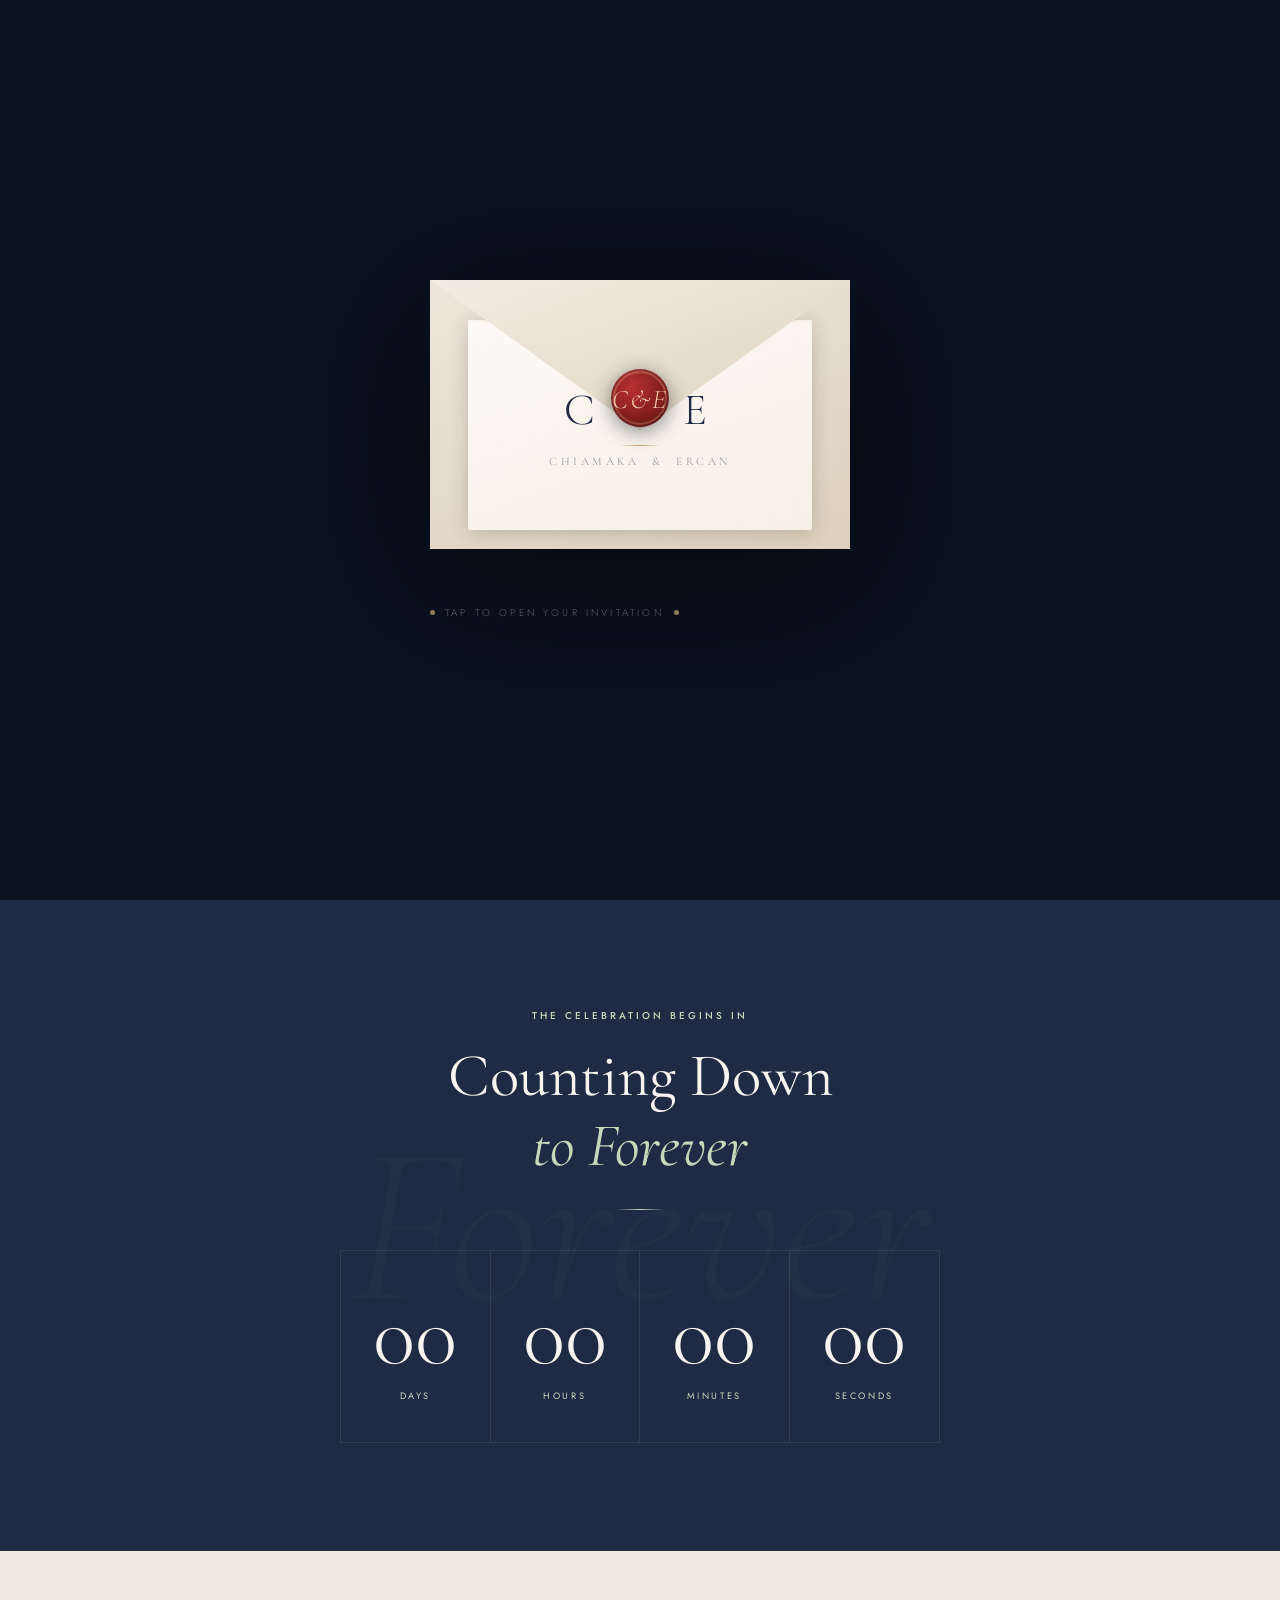
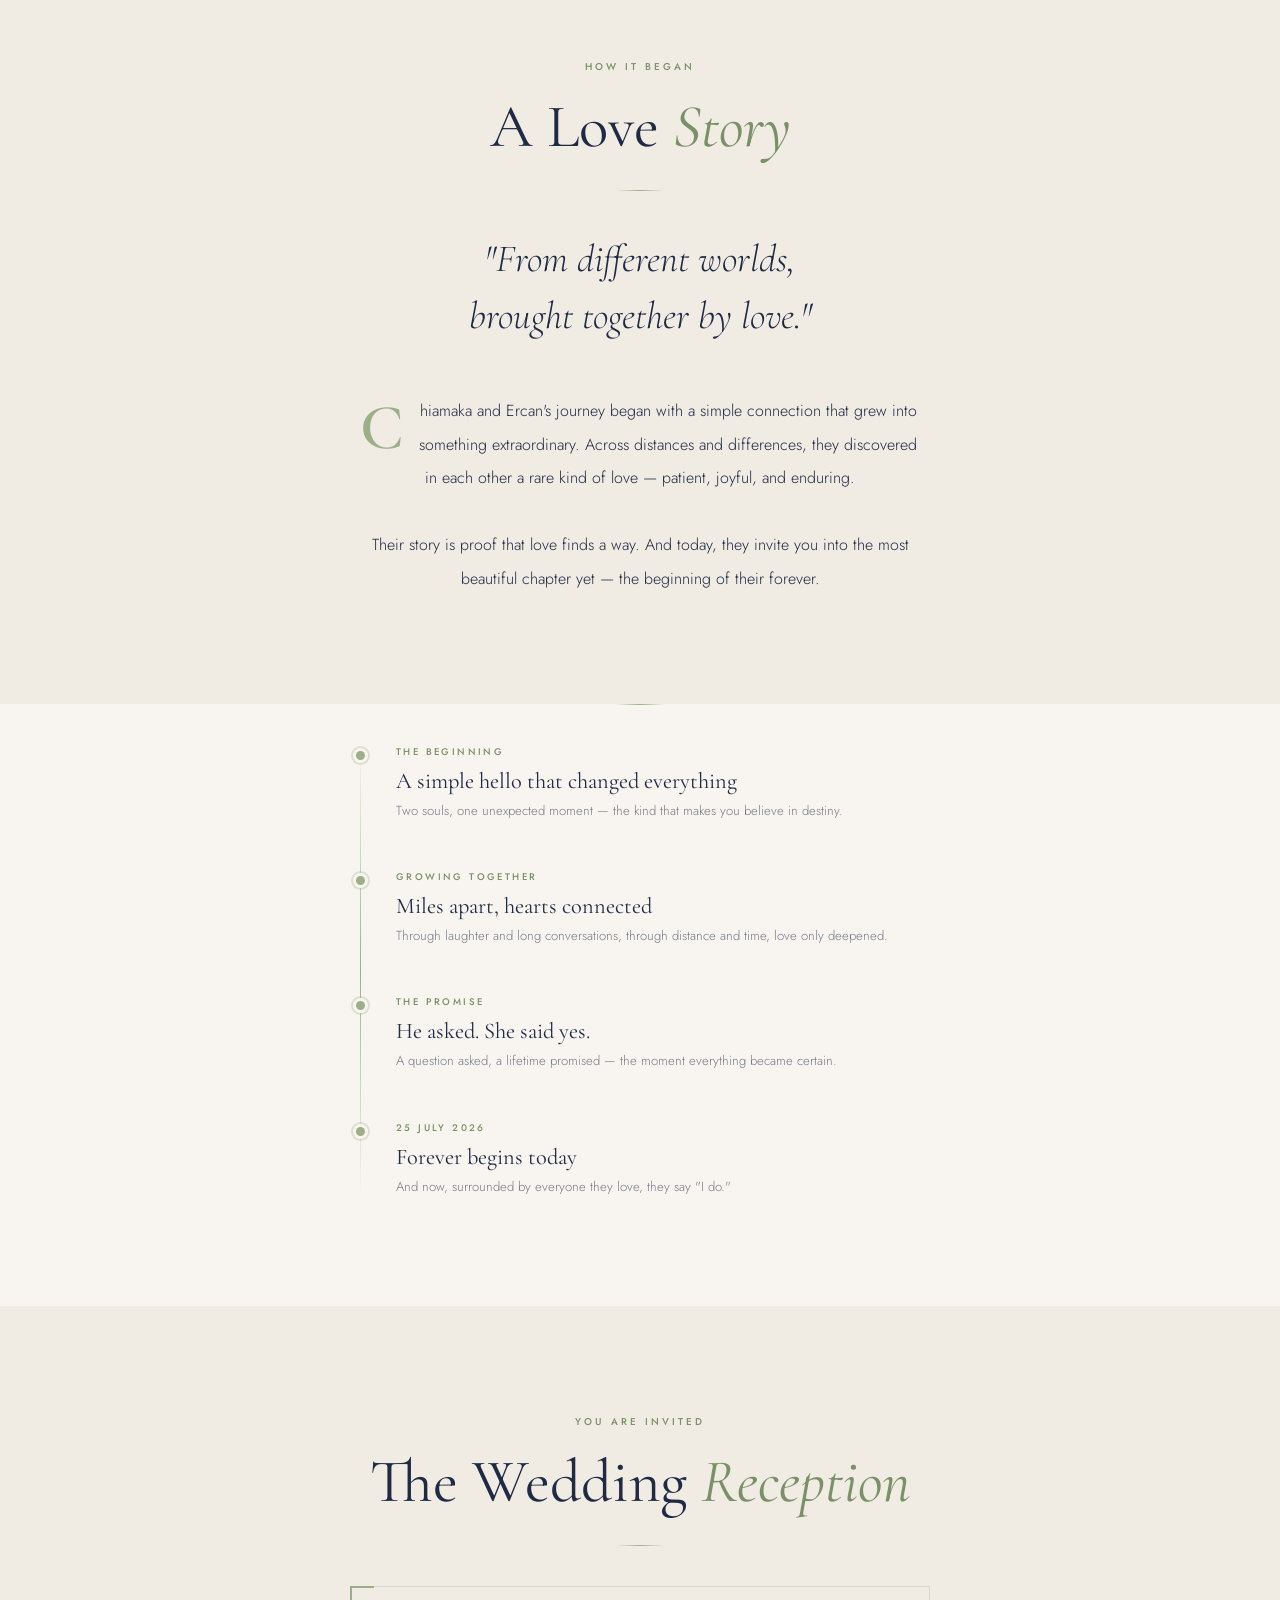
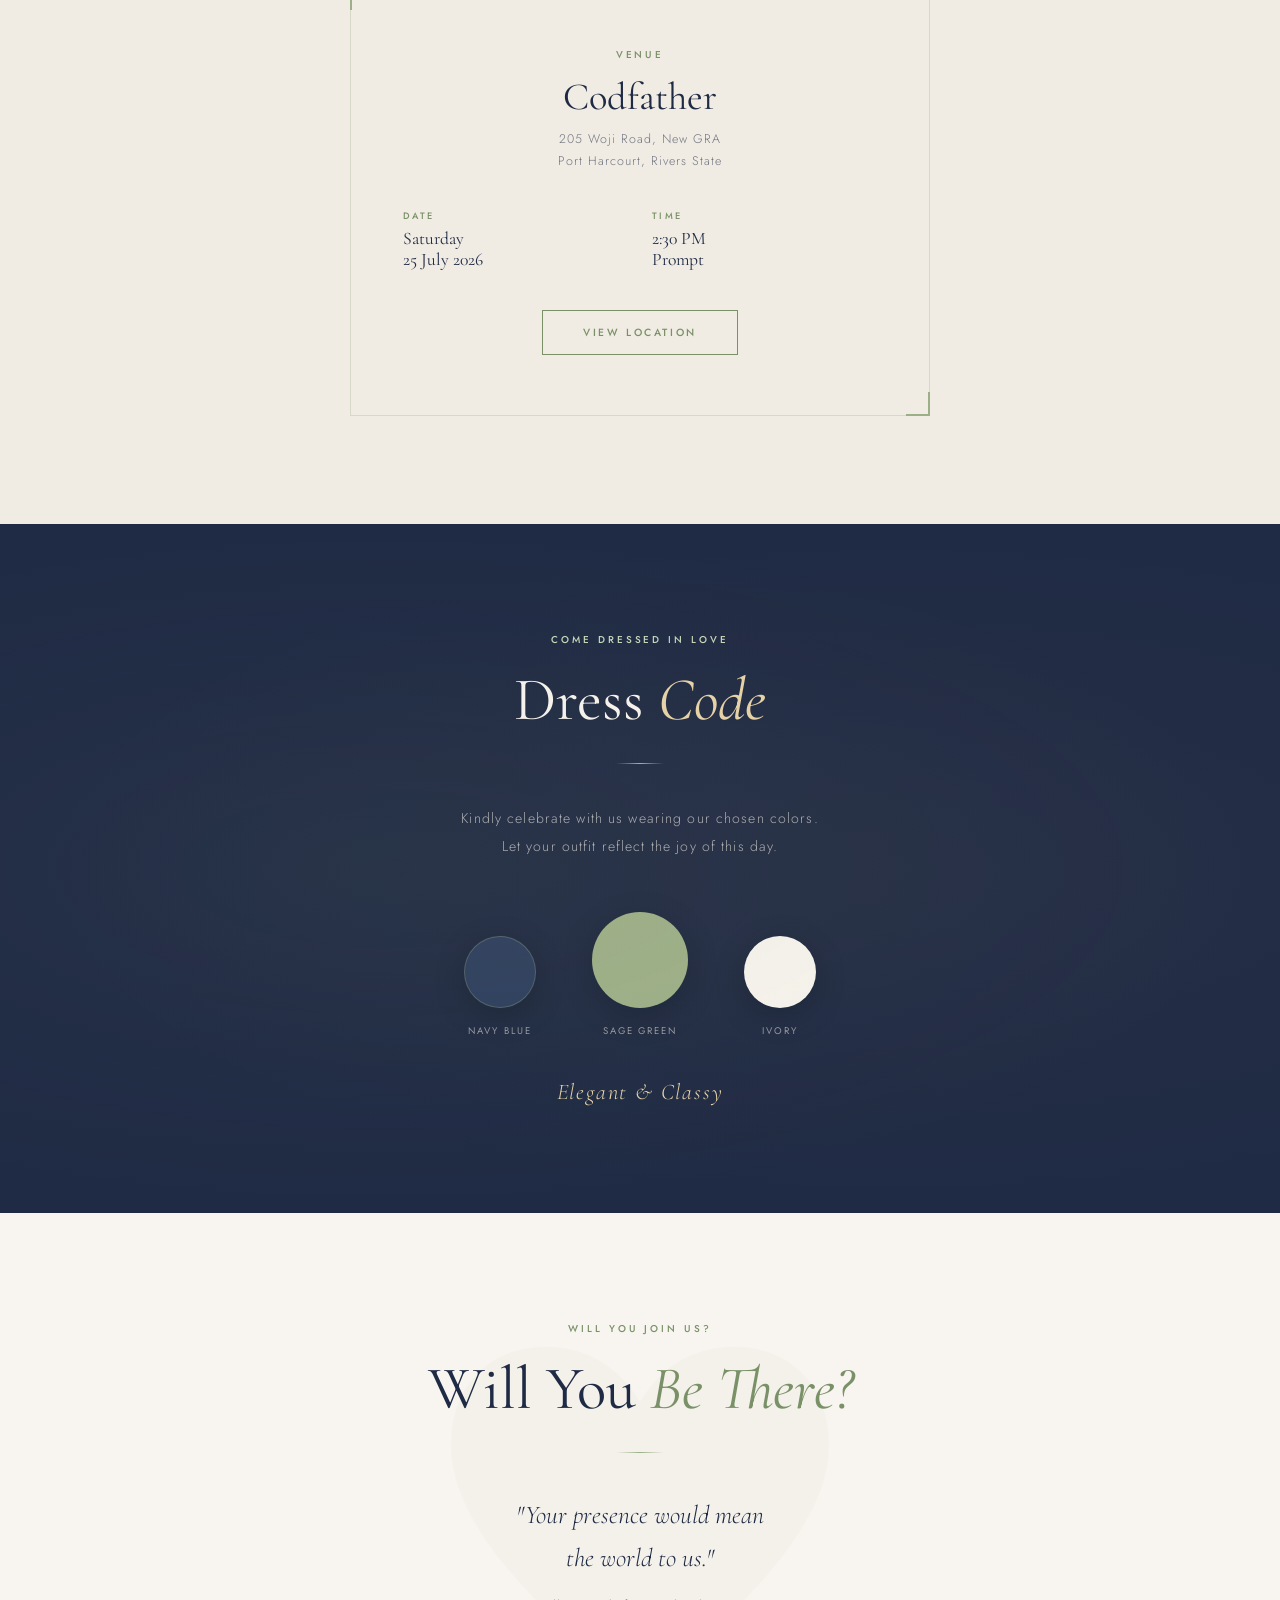
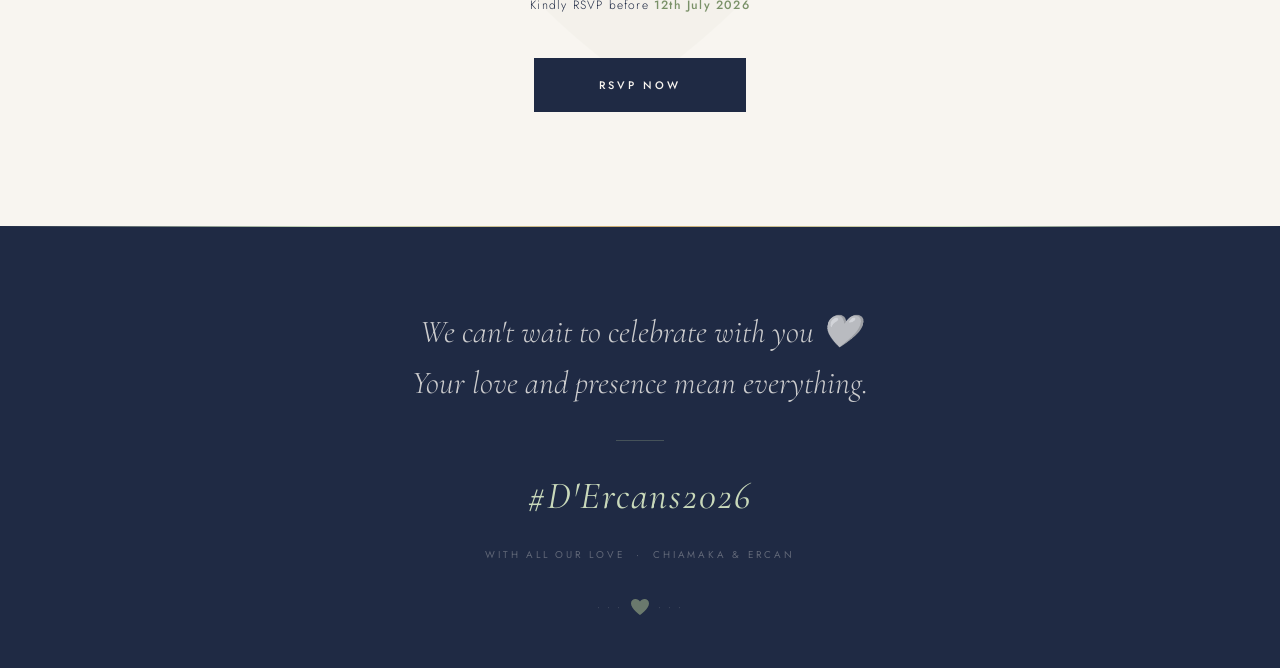
<file: index.html>
<!DOCTYPE html>
<html lang="en">
<head>
<meta charset="UTF-8"/>
<meta name="viewport" content="width=device-width, initial-scale=1.0"/>
<title>Chiamaka & Ercan · 25 July 2026</title>
<link href="https://fonts.googleapis.com/css2?family=Cormorant+Garamond:ital,wght@0,300;0,400;0,600;1,300;1,400;1,600&family=Jost:wght@200;300;400;500&display=swap" rel="stylesheet"/>
<link rel="stylesheet" href="styles.css"/>
</head>
<body>

<!-- ══ ENVELOPE ══ -->
<div id="envelope-stage">
  <div class="env-wrap" id="envWrap">

    <!-- The envelope body -->
    <div class="env-body" id="envBody"
         style="--env-w:100%;--env-h:100%;--w:clamp(140px,40vw,240px);--h:clamp(88px,25vw,150px);">

      <!-- Bottom V-fold -->
      <div class="env-bottom"></div>

      <!-- Inner card with monogram -->
      <div class="env-card">
        <p class="env-card-mono">C <span class="ca">&amp;</span> E</p>
        <div class="env-card-line"></div>
        <p class="env-card-names">Chiamaka &nbsp;&amp;&nbsp; Ercan</p>
      </div>

      <!-- Flap — CSS triangle drawn via JS so it matches the container size -->
      <div class="env-flap" id="envFlap"></div>

      <!-- Wax seal -->
      <div class="env-seal" id="envSeal">
        <!-- Monogram in seal -->
        <svg viewBox="0 0 28 28" fill="none" xmlns="http://www.w3.org/2000/svg">
          <text x="14" y="19" text-anchor="middle"
            font-family="Cormorant Garamond, serif"
            font-size="13" font-style="italic" font-weight="300"
            fill="rgba(255,220,180,0.9)" letter-spacing="1">C&amp;E</text>
          <circle cx="14" cy="14" r="12.5" stroke="rgba(255,200,150,0.25)" stroke-width="1" fill="none"/>
        </svg>
      </div>
    </div>

    <!-- Tap prompt -->
    <p class="env-prompt">
      <span class="env-prompt-dot"></span>
      Tap to open your invitation
      <span class="env-prompt-dot" style="animation-delay:0.3s"></span>
    </p>
  </div>
</div>

<!-- OPENING VEIL — cinematic letter seal -->
<div id="veil">
  <div class="veil-glow"></div>
  <div class="veil-line-top"></div>
  <p class="veil-phrase">A love story begins</p>
  <p class="veil-monogram">C <span class="amp">&amp;</span> E</p>
  <div class="veil-names">
    <span class="veil-name-full">Chiamaka</span>
    <div class="veil-name-sep"></div>
    <span class="veil-name-full">Ercan</span>
  </div>
  <p class="veil-date">25 &nbsp;·&nbsp; 07 &nbsp;·&nbsp; 2026</p>
  <svg class="veil-heart" width="36" height="32" viewBox="0 0 36 32" fill="none">
    <path d="M18 30C18 30 2 20 2 9C2 4.5 5.5 2 9.5 2C13 2 16 4 18 7C20 4 23 2 26.5 2C30.5 2 34 4.5 34 9C34 20 18 30 18 30Z" fill="rgba(156,175,136,0.6)" stroke="rgba(156,175,136,0.3)" stroke-width="1"/>
  </svg>
  <div class="veil-line-bot"></div>
</div>

<!-- PETAL CANVAS -->
<canvas id="petals-canvas"></canvas>

<!-- NAV -->
<nav id="mainNav">
  <div class="nav-mono">C &amp; E</div>
  <ul class="nav-links" id="navLinks">
    <li><a href="#story" onclick="closeNav()">Our Story</a></li>
    <li><a href="#event" onclick="closeNav()">The Day</a></li>
    <li><a href="#dress" onclick="closeNav()">Dress Code</a></li>
    <li><a href="#rsvp" onclick="closeNav()">RSVP</a></li>
  </ul>
  <div class="nav-burger" id="burger" aria-label="Menu">
    <span></span><span></span><span></span>
  </div>
</nav>

<!-- ══ HERO ══ -->
<section id="hero">
  <div class="hero-bg-text" aria-hidden="true">Forever</div>

  <!-- Corner vine SVGs -->
  <svg class="hero-vine tl" viewBox="0 0 200 200" fill="none" xmlns="http://www.w3.org/2000/svg" aria-hidden="true">
    <path d="M0 200 Q60 140 80 80 Q100 20 140 0" stroke="#9CAF88" stroke-width="0.8" fill="none"/>
    <path d="M0 180 Q50 130 60 70 Q80 10 120 0" stroke="#9CAF88" stroke-width="0.4" fill="none"/>
    <circle cx="10" cy="10" r="2" fill="#9CAF88" opacity="0.6"/>
    <circle cx="140" cy="0" r="1.5" fill="#C9A96E" opacity="0.5"/>
    <ellipse cx="30" cy="160" rx="10" ry="6" fill="#9CAF88" opacity="0.3" transform="rotate(-30 30 160)"/>
    <ellipse cx="60" cy="100" rx="8" ry="5" fill="#9CAF88" opacity="0.25" transform="rotate(-50 60 100)"/>
    <ellipse cx="100" cy="40" rx="7" ry="4" fill="#9CAF88" opacity="0.2" transform="rotate(-70 100 40)"/>
    <circle cx="80" cy="78" r="3" fill="none" stroke="#C9A96E" stroke-width="0.8" opacity="0.5"/>
  </svg>
  <svg class="hero-vine br" viewBox="0 0 200 200" fill="none" xmlns="http://www.w3.org/2000/svg" aria-hidden="true">
    <path d="M0 200 Q60 140 80 80 Q100 20 140 0" stroke="#9CAF88" stroke-width="0.8" fill="none"/>
    <path d="M0 180 Q50 130 60 70 Q80 10 120 0" stroke="#9CAF88" stroke-width="0.4" fill="none"/>
    <circle cx="10" cy="10" r="2" fill="#9CAF88" opacity="0.6"/>
    <ellipse cx="30" cy="160" rx="10" ry="6" fill="#9CAF88" opacity="0.3" transform="rotate(-30 30 160)"/>
    <ellipse cx="60" cy="100" rx="8" ry="5" fill="#9CAF88" opacity="0.25" transform="rotate(-50 60 100)"/>
  </svg>

  <p class="hero-pre">Port Harcourt, Nigeria &nbsp;·&nbsp; July 2026</p>

  <div class="hero-names-wrap">
    <span class="hero-name">Chiamaka</span>
    <span class="hero-amp">&amp;</span>
    <span class="hero-name second">Ercan</span>
  </div>

  <div class="hero-rule"></div>

  <p class="hero-sub">
    Together with our families<br>
    joyfully invite you to celebrate our love
  </p>

  <div class="hero-date-pill">
    <p class="hero-date-main">Saturday, 25 July 2026</p>
    <p class="hero-date-sub">2:30 PM &nbsp;·&nbsp; Port Harcourt</p>
  </div>

  <div class="hero-scroll-hint" aria-hidden="true">
    <span>Scroll</span>
    <div class="scroll-arrow"></div>
  </div>
</section>

<!-- ══ COUNTDOWN ══ -->
<section id="countdown" class="s">
  <div class="s-inner">
    <p class="eyebrow reveal">The Celebration Begins In</p>
    <h2 class="s-title reveal reveal-delay-1">Counting Down<br><em>to Forever</em></h2>
    <div class="s-rule reveal reveal-delay-2"></div>
    <div class="cd-grid reveal reveal-delay-3">
      <div class="cd-unit">
        <span class="cd-num" id="cd-d">000</span>
        <span class="cd-lbl">Days</span>
      </div>
      <div class="cd-unit">
        <span class="cd-num" id="cd-h">00</span>
        <span class="cd-lbl">Hours</span>
      </div>
      <div class="cd-unit">
        <span class="cd-num" id="cd-m">00</span>
        <span class="cd-lbl">Minutes</span>
      </div>
      <div class="cd-unit">
        <span class="cd-num" id="cd-s">00</span>
        <span class="cd-lbl">Seconds</span>
      </div>
    </div>
  </div>
</section>

<!-- ══ LOVE STORY ══ -->
<section id="story" class="s">
  <div class="s-inner">
    <p class="eyebrow reveal">How It Began</p>
    <h2 class="s-title reveal reveal-delay-1">A Love <em>Story</em></h2>
    <div class="s-rule reveal reveal-delay-2"></div>
    <p class="story-pull reveal reveal-delay-3">
      "From different worlds,<br>brought together by love."
    </p>
    <p class="story-body reveal reveal-delay-4">
      <span class="story-initial">C</span>hiamaka and Ercan's journey began with a simple connection
      that grew into something extraordinary. Across distances and
      differences, they discovered in each other a rare kind of love —
      patient, joyful, and enduring.<br><br>
      Their story is proof that love finds a way. And today,
      they invite you into the most beautiful chapter yet —
      the beginning of their forever.
    </p>
  </div>
</section>

<!-- ══ TIMELINE ══ -->
<section id="timeline" class="s" style="padding-top:0">
  <div class="s-inner">
    <div class="s-rule reveal" style="margin-top:0"></div>
    <div class="tl-wrap">
      <div class="tl-item reveal">
        <div class="tl-dot"></div>
        <p class="tl-year">The Beginning</p>
        <p class="tl-event">A simple hello that changed everything</p>
        <p class="tl-note">Two souls, one unexpected moment — the kind that makes you believe in destiny.</p>
      </div>
      <div class="tl-item reveal reveal-delay-1">
        <div class="tl-dot"></div>
        <p class="tl-year">Growing Together</p>
        <p class="tl-event">Miles apart, hearts connected</p>
        <p class="tl-note">Through laughter and long conversations, through distance and time, love only deepened.</p>
      </div>
      <div class="tl-item reveal reveal-delay-2">
        <div class="tl-dot"></div>
        <p class="tl-year">The Promise</p>
        <p class="tl-event">He asked. She said yes.</p>
        <p class="tl-note">A question asked, a lifetime promised — the moment everything became certain.</p>
      </div>
      <div class="tl-item reveal reveal-delay-3">
        <div class="tl-dot"></div>
        <p class="tl-year">25 July 2026</p>
        <p class="tl-event">Forever begins today</p>
        <p class="tl-note">And now, surrounded by everyone they love, they say "I do."</p>
      </div>
    </div>
  </div>
</section>

<!-- ══ EVENT DETAILS ══ -->
<section id="event" class="s">
  <div class="s-inner">
    <p class="eyebrow reveal">You Are Invited</p>
    <h2 class="s-title reveal reveal-delay-1">The Wedding <em>Reception</em></h2>
    <div class="s-rule reveal reveal-delay-2"></div>
    <div class="event-frame reveal reveal-delay-3">
      <div class="event-inner">
        <p class="eyebrow" style="margin-bottom:12px">Venue</p>
        <p class="event-venue-name">Codfather</p>
        <p class="event-venue-sub">205 Woji Road, New GRA<br>Port Harcourt, Rivers State</p>
        <div class="event-meta">
          <div class="event-meta-item">
            <p class="event-meta-label">Date</p>
            <p class="event-meta-val">Saturday<br>25 July 2026</p>
          </div>
          <div class="event-meta-item">
            <p class="event-meta-label">Time</p>
            <p class="event-meta-val">2:30 PM<br>Prompt</p>
          </div>
        </div>
        <a href="https://maps.app.goo.gl/Q5eipTisVFG9utFW7" target="_blank" class="btn btn-sage">View Location</a>
      </div>
    </div>
  </div>
</section>

<!-- ══ DRESS CODE ══ -->
<section id="dress" class="s">
  <div class="s-inner">
    <p class="eyebrow reveal">Come Dressed in Love</p>
    <h2 class="s-title reveal reveal-delay-1" style="color:var(--ivory)">Dress <em>Code</em></h2>
    <div class="s-rule reveal reveal-delay-2"></div>
    <p class="dress-body reveal reveal-delay-3">
      Kindly celebrate with us wearing our chosen colors.<br>
      Let your outfit reflect the joy of this day.
    </p>
    <div class="swatches reveal reveal-delay-4">
      <div class="swatch-item">
        <div class="swatch sm sw-navy"></div>
        <span class="swatch-name">Navy Blue</span>
      </div>
      <div class="swatch-item">
        <div class="swatch lg sw-sage"></div>
        <span class="swatch-name">Sage Green</span>
      </div>
      <div class="swatch-item">
        <div class="swatch sm sw-ivory"></div>
        <span class="swatch-name">Ivory</span>
      </div>
    </div>
    <p class="dress-tagline reveal">Elegant &amp; Classy</p>
  </div>
</section>

<!-- ══ RSVP ══ -->
<section id="rsvp" class="s">
  <svg class="rsvp-heart" viewBox="0 0 200 180" fill="none" aria-hidden="true">
    <path d="M100 170 C100 170 10 110 10 55 C10 25 30 8 55 8 C75 8 90 18 100 34 C110 18 125 8 145 8 C170 8 190 25 190 55 C190 110 100 170 100 170Z" fill="#9CAF88"/>
  </svg>
  <div class="s-inner" style="position:relative;z-index:1">
    <p class="eyebrow reveal">Will You Join Us?</p>
    <h2 class="s-title reveal reveal-delay-1">Will You <em>Be There?</em></h2>
    <div class="s-rule reveal reveal-delay-2"></div>
    <p class="rsvp-msg reveal reveal-delay-3">
      "Your presence would mean<br>the world to us."
    </p>
    <p class="rsvp-deadline reveal reveal-delay-4">
      Kindly RSVP before <strong>12th July 2026</strong>
    </p>
    <a href="https://docs.google.com/forms/d/e/1FAIpQLScGgCIo7eZiaDPbZZuWjW3UrvFmfDNO_r_k24BIFQ88ivCqhA/viewform?usp=publish-editor" target="_blank" class="btn-rsvp reveal reveal-delay-4"><span>RSVP Now</span></a>
  </div>
</section>

<!-- ══ FOOTER ══ -->
<footer>
  <p class="footer-tagline reveal">
    We can't wait to celebrate with you 🤍<br>
    Your love and presence mean everything.
  </p>
  <div class="footer-divider reveal"></div>
  <p class="footer-hash reveal">#D'Ercans2026</p>
  <p class="footer-sig reveal">With all our love &nbsp;·&nbsp; Chiamaka &amp; Ercan</p>
  <div class="footer-hearts reveal">
    <span>· · ·</span>
    <svg width="20" height="18" viewBox="0 0 20 18" fill="none">
      <path d="M10 17C10 17 1 11 1 5.5C1 2.5 3 1 5.5 1C7.4 1 9 2 10 3.5C11 2 12.6 1 14.5 1C17 1 19 2.5 19 5.5C19 11 10 17 10 17Z" fill="#9CAF88" opacity="0.6"/>
    </svg>
    <span>· · ·</span>
  </div>
</footer>

<script>
/* ══ ENVELOPE ══ */
(function(){
  const stage   = document.getElementById('envelope-stage');
  const wrap    = document.getElementById('envWrap');
  const flap    = document.getElementById('envFlap');
  const seal    = document.getElementById('envSeal');
  const body    = document.getElementById('envBody');

  // Size the CSS-triangle flap to match the actual rendered envelope
  function sizeFlap(){
    const w = wrap.offsetWidth;
    const h = wrap.offsetHeight;
    flap.style.borderLeftWidth   = (w/2) + 'px';
    flap.style.borderRightWidth  = (w/2) + 'px';
    flap.style.borderTopWidth    = (h * 0.52) + 'px';
    // Also size the left/right body triangles
    body.style.setProperty('--w', (w/2)+'px');
    body.style.setProperty('--h', (h*0.48)+'px');
  }
  sizeFlap();
  window.addEventListener('resize', sizeFlap);

  // Prevent scroll
  document.body.style.overflow = 'hidden';

  function openEnvelope(){
    // Remove click to prevent double-fire
    wrap.removeEventListener('click', openEnvelope);
    wrap.style.cursor = 'default';

    // 1. Seal pops then fades
    seal.style.transition = 'transform 0.2s ease, opacity 0.4s ease 0.3s';
    seal.style.transform  = 'translateX(-50%) scale(1.3)';
    setTimeout(()=>{ seal.style.opacity='0'; },200);

    // 2. Flap lifts (CSS class)
    setTimeout(()=>{ wrap.classList.add('opening'); }, 400);

    // 3. Card rises out — handled by CSS transition on .opening .env-card

    // 4. Whole envelope fades and shrinks away
    setTimeout(()=>{
      stage.style.transition = 'opacity 1s ease, transform 1s ease';
      stage.style.transform  = 'scale(1.06)';
      stage.classList.add('hide');
    }, 1800);

    // 5. Remove envelope, start veil sequence
    setTimeout(()=>{
      stage.classList.add('gone');
      startVeil();
    }, 2900);
  }

  wrap.addEventListener('click', openEnvelope);

  // Also allow keyboard open
  wrap.setAttribute('tabindex','0');
  wrap.setAttribute('role','button');
  wrap.setAttribute('aria-label','Open your invitation');
  wrap.addEventListener('keydown', e=>{ if(e.key==='Enter'||e.key===' ') openEnvelope(); });

})();

/* ── VEIL — fully staged cinematic sequence ── */
function startVeil(){
  const veil = document.getElementById('veil');
  const canvas = document.getElementById('petals-canvas');

  // Make veil visible and restart all its child animations fresh
  veil.style.display = 'flex';
  // Small delay then add running class to fire animations
  setTimeout(()=>{ veil.classList.add('running'); }, 30);

  // Prevent scroll while veil is showing
  document.body.style.overflow = 'hidden';

  setTimeout(()=>{
    startPetals();
    canvas.classList.add('show');
    veil.classList.add('dismissed');
  }, 5000);

  setTimeout(()=>{
    veil.classList.add('gone');
    document.body.style.overflow = '';
    setTimeout(()=>{
      canvas.style.transition = 'opacity 2s ease';
      canvas.style.opacity = '0';
    }, 9000);
  }, 6600);
}

/* ── PETALS ── */
function startPetals(){
  const canvas=document.getElementById('petals-canvas');
  const ctx=canvas.getContext('2d');
  canvas.width=window.innerWidth;
  canvas.height=window.innerHeight;
  window.addEventListener('resize',()=>{
    canvas.width=window.innerWidth;
    canvas.height=window.innerHeight;
  });

  // Petal shapes: draw a rose-petal bezier
  function drawPetal(ctx, size, color, alpha){
    ctx.save();
    ctx.globalAlpha = alpha;
    ctx.fillStyle = color;
    ctx.beginPath();
    // Rose petal using bezier curves
    ctx.moveTo(0, -size);
    ctx.bezierCurveTo(size*0.9, -size*0.6, size*0.9, size*0.6, 0, size*0.3);
    ctx.bezierCurveTo(-size*0.9, size*0.6, -size*0.9, -size*0.6, 0, -size);
    ctx.fill();
    // Subtle vein line
    ctx.globalAlpha = alpha * 0.25;
    ctx.strokeStyle = 'rgba(255,255,255,0.5)';
    ctx.lineWidth = 0.5;
    ctx.beginPath();
    ctx.moveTo(0, -size * 0.7);
    ctx.lineTo(0, size * 0.2);
    ctx.stroke();
    ctx.restore();
  }

  const palette = [
    'rgba(200,185,170,0.75)',  // soft blush
    'rgba(220,205,185,0.65)',  // warm ivory
    'rgba(156,175,136,0.6)',   // sage
    'rgba(180,195,165,0.55)',  // pale sage
    'rgba(201,169,110,0.45)',  // gold
    'rgba(215,195,175,0.6)',   // dusty rose
  ];

  const petals = Array.from({length:42}, ()=>({
    x: Math.random() * canvas.width,
    y: -Math.random() * canvas.height * 0.5,
    size: Math.random() * 10 + 5,
    speedY: Math.random() * 0.9 + 0.3,
    speedX: (Math.random() - 0.5) * 0.6,
    rot: Math.random() * Math.PI * 2,
    rotSpeed: (Math.random() - 0.5) * 0.025,
    sway: Math.random() * 0.8 + 0.3,
    swayOffset: Math.random() * Math.PI * 2,
    color: palette[Math.floor(Math.random() * palette.length)],
    alpha: Math.random() * 0.45 + 0.3,
    frame: 0,
  }));

  let alive = true;

  function draw(){
    if(!alive) return;
    ctx.clearRect(0, 0, canvas.width, canvas.height);
    petals.forEach(p => {
      p.frame++;
      // Gentle sway using sine
      p.x += p.speedX + Math.sin(p.frame * 0.012 + p.swayOffset) * p.sway * 0.3;
      p.y += p.speedY;
      p.rot += p.rotSpeed;

      if(p.y > canvas.height + 20){
        p.y = -20;
        p.x = Math.random() * canvas.width;
        p.frame = 0;
      }

      ctx.save();
      ctx.translate(p.x, p.y);
      ctx.rotate(p.rot);
      drawPetal(ctx, p.size, p.color, p.alpha);
      ctx.restore();
    });
    requestAnimationFrame(draw);
  }

  draw();

  // Stop loop after petals fade
  setTimeout(()=>{ alive = false; }, 12000);
}

/* ── NAV ── */
const nav=document.getElementById('mainNav');
window.addEventListener('scroll',()=>{
  nav.classList.toggle('scrolled',window.scrollY>60);
});
const burger=document.getElementById('burger');
const navLinks=document.getElementById('navLinks');
burger.addEventListener('click',()=>navLinks.classList.toggle('open'));
function closeNav(){navLinks.classList.remove('open')}

/* ── COUNTDOWN ── */
const wedding=new Date('2026-07-25T14:30:00').getTime();
function tick(){
  const diff=wedding-Date.now();
  if(diff<=0){['cd-d','cd-h','cd-m','cd-s'].forEach(id=>document.getElementById(id).textContent='00');return}
  const d=Math.floor(diff/86400000);
  const h=Math.floor((diff%86400000)/3600000);
  const m=Math.floor((diff%3600000)/60000);
  const s=Math.floor((diff%60000)/1000);
  document.getElementById('cd-d').textContent=String(d).padStart(3,'0');
  document.getElementById('cd-h').textContent=String(h).padStart(2,'0');
  document.getElementById('cd-m').textContent=String(m).padStart(2,'0');
  document.getElementById('cd-s').textContent=String(s).padStart(2,'0');
}
tick();setInterval(tick,1000);

/* ── SCROLL REVEAL ── */
const reveals=document.querySelectorAll('.reveal');
const obs=new IntersectionObserver(entries=>{
  entries.forEach(e=>{if(e.isIntersecting){e.target.classList.add('up');obs.unobserve(e.target)}});
},{threshold:0.1});
reveals.forEach(el=>obs.observe(el));

/* ── REDUCED MOTION ── */
if(window.matchMedia('(prefers-reduced-motion:reduce)').matches){
  document.querySelectorAll('[style*="animation"],.floating').forEach(el=>el.style.animation='none');
  reveals.forEach(el=>{el.style.transition='none';el.classList.add('up')});
}
</script>
</body>
</html>
</file>
<file: styles.css>
*,*::before,*::after{box-sizing:border-box;margin:0;padding:0}
:root{
  --ivory:#F8F5F0;
  --ivory2:#F0EBE3;
  --ivory3:#E8E0D5;
  --sage:#9CAF88;
  --sage2:#7A9168;
  --sage3:#C8D8BA;
  --navy:#1F2A44;
  --navy2:#2C3D5E;
  --gold:#C9A96E;
  --gold2:#E8D4A8;
}

html{scroll-behavior:smooth}
body{
  font-family:'Jost',sans-serif;
  background:var(--ivory);
  color:var(--navy);
  overflow-x:hidden;
}

/* ══ ENVELOPE ══ */
#envelope-stage{
  position:fixed;inset:0;z-index:1100;
  background:#0B1220;
  display:flex;flex-direction:column;
  align-items:center;justify-content:center;
  gap:0;
}
#envelope-stage.fade-out{
  opacity:0;
  transition:opacity 1.4s ease;
  pointer-events:none;
}
#envelope-stage.gone{ display:none; }

/* Outer glow */
.env-glow{
  position:absolute;
  width:min(700px,120vw);height:min(700px,120vw);
  border-radius:50%;
  background:radial-gradient(circle,rgba(156,175,136,0.06) 0%,transparent 65%);
  pointer-events:none;
  animation:envGlow 2s ease forwards;
}
@keyframes envGlow{
  from{opacity:0;transform:scale(0.7)}
  to{opacity:1;transform:scale(1)}
}

/* The envelope wrapper */
.env-wrap{
  position:relative;
  width:clamp(260px,72vw,420px);
  cursor:pointer;
  animation:envFloat 3s ease-in-out 1.5s infinite;
  filter:drop-shadow(0 32px 72px rgba(0,0,0,0.55));
  perspective:900px;
}
@keyframes envFloat{
  0%,100%{ transform:translateY(0); }
  50%{ transform:translateY(-10px); }
}
.env-wrap.opening{
  animation:none;
  cursor:default;
}

/* Envelope body — single solid shape, no seams */
.env-body{
  position:relative;
  width:100%;
  height:0;
  padding-bottom:64%;
  background:linear-gradient(160deg,#F0EBE3,#E2D8C8);
}

/* Back pocket shape (the V at the bottom) drawn with clip-path — one solid fill, no border seam */
.env-bottom{
  position:absolute;
  inset:0;
  background:linear-gradient(160deg,#EDE6DA,#DDD0BC);
  clip-path:polygon(0 0,50% 46%,100% 0,100% 100%,0 100%);
  z-index:1;
}

/* Inner invitation card that rises */
.env-card{
  position:absolute;
  left:9%;right:9%;
  bottom:7%;
  height:78%;
  background:linear-gradient(160deg,#FDFAF5 0%,#F5EFE5 100%);
  border-radius:2px;
  box-shadow:0 2px 20px rgba(0,0,0,0.18);
  display:flex;flex-direction:column;
  align-items:center;justify-content:center;
  gap:8px;
  z-index:2;
  transition:transform 1.4s cubic-bezier(0.15,0,0.1,1) 0.6s,
             opacity 0.4s ease 1.8s;
  transform:translateY(0) scale(1);
  overflow:hidden;
}
.env-card::before{
  content:'';position:absolute;
  top:0;left:0;right:0;height:2px;
  background:linear-gradient(90deg,transparent,#C9A96E 30%,#C9A96E 70%,transparent);
}
.env-wrap.opening .env-card{
  transform:translateY(-118%) scale(0.97);
  opacity:0;
}
.env-card-mono{
  font-family:'Cormorant Garamond',serif;
  font-size:clamp(1.6rem,6vw,2.8rem);
  font-weight:300;letter-spacing:0.2em;
  color:#1F2A44;
}
.env-card-mono .ca{ font-style:italic;color:#9CAF88; }
.env-card-line{
  width:44px;height:1px;
  background:linear-gradient(90deg,transparent,#C9A96E,transparent);
}
.env-card-names{
  font-family:'Cormorant Garamond',serif;
  font-size:clamp(0.55rem,1.8vw,0.72rem);
  letter-spacing:0.3em;text-transform:uppercase;
  color:#1F2A44;opacity:0.45;
}

/* Flap — one solid clipped triangle, no border seam */
.env-flap{
  position:absolute;
  top:0;left:0;width:100%;height:56%;
  background:linear-gradient(160deg,#F2EDE3,#DED2BC);
  clip-path:polygon(0 0,100% 0,50% 100%);
  transform-origin:top center;
  transform:rotateX(0deg);
  transition:transform 1s cubic-bezier(0.4,0,0.2,1);
  z-index:3;
}
.env-wrap.opening .env-flap{
  transform:rotateX(-178deg);
}

/* Wax seal */
.env-seal{
  position:absolute;
  width:58px;height:58px;
  border-radius:50%;
  background:radial-gradient(circle at 36% 32%,#B83030,#5C1010);
  box-shadow:0 4px 20px rgba(0,0,0,0.45),
             inset 0 1px 4px rgba(255,255,255,0.12),
             inset 0 -2px 6px rgba(0,0,0,0.3);
  display:flex;align-items:center;justify-content:center;
  z-index:4;
  left:50%;top:44%;
  transform:translate(-50%,-50%);
  transition:transform 0.25s ease,opacity 0.5s ease;
}
.env-wrap.opening .env-seal{
  transform:translate(-50%,-50%) scale(1.4);
  opacity:0;
  transition:transform 0.3s ease,opacity 0.35s ease 0.15s;
}

/* Tap prompt */
.env-prompt{
  margin-top:56px;
  font-family:'Jost',sans-serif;
  font-size:0.62rem;font-weight:300;
  letter-spacing:0.32em;text-transform:uppercase;
  color:rgba(248,245,240,0.35);
  opacity:0;
  animation:promptFade 1s ease 1.8s forwards;
  display:flex;align-items:center;gap:10px;
  user-select:none;pointer-events:none;
}
@keyframes promptFade{
  from{opacity:0;transform:translateY(6px)}
  to{opacity:1;transform:translateY(0)}
}
.env-prompt-dot{
  width:5px;height:5px;border-radius:50%;
  background:rgba(201,169,110,0.7);
  animation:dotBeat 1.6s ease-in-out infinite;
}
.env-prompt-dot:nth-child(3){ animation-delay:0.4s; }
@keyframes dotBeat{
  0%,100%{opacity:0.25;transform:scale(0.7)}
  50%{opacity:1;transform:scale(1.2)}
}

/* ── MUSIC PLAYER (hidden iframe + subtle indicator) ── */
#yt-player{ display:none; }
.music-indicator{
  position:fixed;bottom:24px;right:24px;
  z-index:200;
  display:flex;align-items:center;gap:10px;
  background:rgba(31,42,68,0.85);
  backdrop-filter:blur(8px);
  border:1px solid rgba(156,175,136,0.2);
  border-radius:40px;
  padding:10px 18px 10px 14px;
  opacity:0;
  transition:opacity 0.6s ease;
  cursor:pointer;
}
.music-indicator.show{ opacity:1; }
.music-bars{
  display:flex;align-items:flex-end;
  gap:3px;height:16px;
}
.music-bar{
  width:3px;border-radius:2px;
  background:var(--sage3,#C8D8BA);
  animation:barDance 0.8s ease-in-out infinite alternate;
}
.music-bar:nth-child(1){ height:6px;animation-delay:0s; }
.music-bar:nth-child(2){ height:14px;animation-delay:0.15s; }
.music-bar:nth-child(3){ height:9px;animation-delay:0.3s; }
.music-bar:nth-child(4){ height:14px;animation-delay:0.1s; }
.music-bar:nth-child(5){ height:5px;animation-delay:0.25s; }
@keyframes barDance{
  from{transform:scaleY(0.3)}
  to{transform:scaleY(1)}
}
.music-label{
  font-family:'Jost',sans-serif;
  font-size:0.6rem;font-weight:400;
  letter-spacing:0.18em;text-transform:uppercase;
  color:rgba(248,245,240,0.6);
}
.music-indicator.paused .music-bars{ opacity:0.4; }
.music-indicator.paused .music-bar{ animation:none; }


/* ── OPENING VEIL ── */
#veil{
  position:fixed;inset:0;z-index:999;
  background:#0D1520;
  display:none; /* shown by startVeil() */
  flex-direction:column;
  align-items:center;justify-content:center;
  gap:0;
  overflow:hidden;
  pointer-events:all;
}
/* Pause all child animations until JS triggers them */
#veil *{ animation-play-state: paused; }
#veil.running *{ animation-play-state: running; }
#veil.dismissed{
  opacity:0;
  transition:opacity 1.6s ease;
  pointer-events:none;
}
#veil.gone{display:none}

/* Ambient glow behind everything */
.veil-glow{
  position:absolute;
  width:600px;height:600px;
  border-radius:50%;
  background:radial-gradient(circle,rgba(156,175,136,0.08) 0%,transparent 70%);
  top:50%;left:50%;
  transform:translate(-50%,-50%);
  opacity:0;
  animation:glowPulse 3s ease 0.2s forwards;
}
@keyframes glowPulse{
  0%{opacity:0;transform:translate(-50%,-50%) scale(0.6)}
  40%{opacity:1}
  100%{opacity:0.6;transform:translate(-50%,-50%) scale(1)}
}

/* Top line that draws itself */
.veil-line-top{
  width:0;height:1px;
  background:linear-gradient(90deg,transparent,rgba(201,169,110,0.6),transparent);
  position:absolute;top:calc(50% - 160px);left:50%;transform:translateX(-50%);
  animation:drawLine 1.2s cubic-bezier(0.4,0,0.2,1) 0.4s forwards;
}
/* Bottom line */
.veil-line-bot{
  width:0;height:1px;
  background:linear-gradient(90deg,transparent,rgba(201,169,110,0.6),transparent);
  position:absolute;top:calc(50% + 160px);left:50%;transform:translateX(-50%);
  animation:drawLine 1.2s cubic-bezier(0.4,0,0.2,1) 0.6s forwards;
}
@keyframes drawLine{to{width:min(320px,60vw)}}

/* "A love story begins" */
.veil-phrase{
  font-family:'Cormorant Garamond',serif;
  font-size:clamp(0.75rem,2vw,0.9rem);
  font-style:italic;
  font-weight:300;
  letter-spacing:0.35em;
  text-transform:uppercase;
  color:rgba(201,169,110,0.75);
  position:absolute;
  top:calc(50% - 130px);
  opacity:0;
  transform:translateY(10px);
  animation:fadeRise 1s ease 1s forwards;
}

/* Monogram C & E — the big centrepiece */
.veil-monogram{
  font-family:'Cormorant Garamond',serif;
  font-size:clamp(4rem,14vw,9rem);
  font-weight:300;
  letter-spacing:0.18em;
  color:transparent;
  position:relative;
  opacity:0;
  transform:scale(0.88);
  animation:monogramReveal 1.4s cubic-bezier(0.2,0,0.1,1) 1.5s forwards;
  /* Gold outline stroke effect */
  -webkit-text-stroke:1px rgba(248,245,240,0.85);
  text-stroke:1px rgba(248,245,240,0.85);
}
.veil-monogram .amp{
  -webkit-text-stroke:1px rgba(201,169,110,0.9);
  text-stroke:1px rgba(201,169,110,0.9);
  font-style:italic;
}
@keyframes monogramReveal{
  0%{opacity:0;transform:scale(0.88);filter:blur(12px)}
  60%{opacity:1;filter:blur(0)}
  100%{opacity:1;transform:scale(1);filter:blur(0)}
}

/* Full names beneath monogram */
.veil-names{
  position:absolute;
  top:calc(50% + 60px);
  display:flex;flex-direction:column;align-items:center;gap:4px;
  opacity:0;
  animation:fadeRise 1s ease 2.6s forwards;
}
.veil-name-full{
  font-family:'Cormorant Garamond',serif;
  font-size:clamp(0.9rem,2.5vw,1.2rem);
  font-weight:300;
  letter-spacing:0.25em;
  color:rgba(248,245,240,0.75);
}
.veil-name-sep{
  width:32px;height:1px;
  background:rgba(156,175,136,0.5);
  margin:4px auto;
}

/* Date stamp */
.veil-date{
  position:absolute;
  top:calc(50% + 128px);
  font-family:'Jost',sans-serif;
  font-size:clamp(0.6rem,1.6vw,0.72rem);
  font-weight:300;
  letter-spacing:0.45em;
  text-transform:uppercase;
  color:rgba(156,175,136,0.8);
  opacity:0;
  animation:fadeRise 1s ease 3.2s forwards;
}

@keyframes fadeRise{
  from{opacity:0;transform:translateY(12px)}
  to{opacity:1;transform:translateY(0)}
}

/* Heart SVG that pulses once */
.veil-heart{
  position:absolute;
  bottom:calc(50% - 210px);
  opacity:0;
  animation:heartBeat 1.4s ease 3.8s forwards;
}
@keyframes heartBeat{
  0%{opacity:0;transform:scale(0.5)}
  30%{opacity:0.8;transform:scale(1.15)}
  55%{transform:scale(0.95)}
  75%{opacity:0.7;transform:scale(1.05)}
  100%{opacity:0.5;transform:scale(1)}
}

/* ── PETALS CANVAS ── */
#petals-canvas{
  position:fixed;inset:0;pointer-events:none;z-index:5;
  opacity:0;transition:opacity 1s ease;
}
#petals-canvas.show{opacity:1}

/* ── NAV ── */
nav{
  position:fixed;top:0;left:0;right:0;z-index:100;
  padding:22px 48px;
  display:flex;justify-content:space-between;align-items:center;
  transition:background 0.4s,border 0.4s;
}
nav.scrolled{
  background:rgba(248,245,240,0.94);
  backdrop-filter:blur(10px);
  border-bottom:1px solid rgba(156,175,136,0.2);
}
.nav-mono{
  font-family:'Cormorant Garamond',serif;
  font-size:1.2rem;font-weight:400;
  color:var(--ivory);letter-spacing:0.15em;
  transition:color 0.4s;
}
nav.scrolled .nav-mono{color:var(--navy)}
.nav-links{display:flex;gap:40px;list-style:none}
.nav-links a{
  font-size:0.65rem;font-weight:400;
  letter-spacing:0.22em;text-transform:uppercase;
  color:rgba(248,245,240,0.75);text-decoration:none;
  transition:color 0.3s,opacity 0.3s;
}
nav.scrolled .nav-links a{color:var(--navy);opacity:0.6}
.nav-links a:hover{opacity:1!important;color:var(--sage)!important}
.nav-burger{display:none;cursor:pointer;flex-direction:column;gap:5px}
.nav-burger span{display:block;width:22px;height:1px;background:var(--ivory);transition:background 0.4s}
nav.scrolled .nav-burger span{background:var(--navy)}

/* ── HERO ── */
#hero{
  min-height:100vh;
  background:var(--navy);
  display:flex;flex-direction:column;
  align-items:center;justify-content:center;
  text-align:center;
  padding:120px 24px 80px;
  position:relative;overflow:hidden;
}
.hero-bg-text{
  position:absolute;
  font-family:'Cormorant Garamond',serif;
  font-size:clamp(8rem,25vw,22rem);
  font-weight:300;font-style:italic;
  color:rgba(156,175,136,0.04);
  white-space:nowrap;
  pointer-events:none;
  user-select:none;
  letter-spacing:-0.02em;
  top:50%;left:50%;
  transform:translate(-50%,-50%);
}
.hero-vine{
  position:absolute;opacity:0.12;pointer-events:none;
}
.hero-vine.tl{top:0;left:0;width:clamp(180px,28vw,320px)}
.hero-vine.br{bottom:0;right:0;width:clamp(180px,28vw,320px);transform:rotate(180deg)}

.hero-pre{
  font-size:0.65rem;font-weight:400;
  letter-spacing:0.35em;text-transform:uppercase;
  color:var(--sage3);margin-bottom:36px;
  opacity:0;animation:riseIn 1s 0.3s ease forwards;
}
.hero-names-wrap{
  opacity:0;animation:riseIn 1s 0.5s ease forwards;
}
.hero-name{
  display:block;
  font-family:'Cormorant Garamond',serif;
  font-size:clamp(3.8rem,11vw,9rem);
  font-weight:300;line-height:0.95;
  color:var(--ivory);letter-spacing:0.02em;
}
.hero-name.second{font-style:italic;color:var(--sage3)}
.hero-amp{
  display:block;
  font-family:'Cormorant Garamond',serif;
  font-size:clamp(2rem,5vw,4rem);
  font-style:italic;font-weight:300;
  color:var(--gold);
  margin:8px 0;letter-spacing:0.05em;
}
.hero-rule{
  width:0;height:1px;
  background:linear-gradient(90deg,transparent,var(--sage),var(--gold),var(--sage),transparent);
  margin:40px auto;
  animation:expandRule 1.2s 0.9s ease forwards;
}
@keyframes expandRule{to{width:200px}}
.hero-sub{
  font-size:clamp(0.78rem,1.8vw,0.9rem);
  font-weight:300;line-height:2;
  color:rgba(248,245,240,0.65);
  letter-spacing:0.06em;
  opacity:0;animation:riseIn 1s 1.1s ease forwards;
}
.hero-date-pill{
  margin-top:48px;
  display:inline-flex;flex-direction:column;align-items:center;
  gap:6px;
  border:1px solid rgba(156,175,136,0.3);
  padding:24px 48px;
  opacity:0;animation:riseIn 1s 1.3s ease forwards;
}
.hero-date-main{
  font-family:'Cormorant Garamond',serif;
  font-size:clamp(1.1rem,3vw,1.6rem);
  font-weight:400;color:var(--ivory);
  letter-spacing:0.08em;
}
.hero-date-sub{
  font-size:0.63rem;font-weight:400;
  letter-spacing:0.25em;text-transform:uppercase;
  color:var(--sage3);
}
.hero-scroll-hint{
  position:absolute;bottom:36px;left:50%;transform:translateX(-50%);
  display:flex;flex-direction:column;align-items:center;gap:10px;
  opacity:0;animation:riseIn 1s 2s ease forwards;
}
.hero-scroll-hint span{
  font-size:0.58rem;letter-spacing:0.3em;
  text-transform:uppercase;color:rgba(248,245,240,0.35);
}
.scroll-arrow{
  width:1px;height:40px;
  background:linear-gradient(to bottom,rgba(248,245,240,0.3),transparent);
  animation:scrollPulse 2s ease infinite;
}
@keyframes scrollPulse{0%,100%{transform:scaleY(0.6);opacity:0.4}50%{transform:scaleY(1);opacity:1}}

/* ── SHARED SECTION ── */
.s{padding:108px 24px}
.s-inner{max-width:860px;margin:0 auto;text-align:center}
.eyebrow{
  font-size:0.62rem;font-weight:500;
  letter-spacing:0.3em;text-transform:uppercase;
  color:var(--sage2);margin-bottom:18px;
}
.s-title{
  font-family:'Cormorant Garamond',serif;
  font-size:clamp(2.2rem,5.5vw,3.8rem);
  font-weight:400;line-height:1.15;
  color:var(--navy);margin-bottom:0;
}
.s-title em{font-style:italic;color:var(--sage2)}
.s-rule{
  width:48px;height:1px;
  background:linear-gradient(90deg,transparent,var(--sage),transparent);
  margin:28px auto 40px;
}

/* ── COUNTDOWN ── */
#countdown{background:var(--navy);position:relative;overflow:hidden}
#countdown::before{
  content:'Forever';
  position:absolute;
  font-family:'Cormorant Garamond',serif;
  font-size:clamp(5rem,18vw,14rem);
  font-weight:300;font-style:italic;
  color:rgba(156,175,136,0.04);
  top:50%;left:50%;
  transform:translate(-50%,-50%);
  white-space:nowrap;pointer-events:none;
}
#countdown .eyebrow{color:var(--sage3)}
#countdown .s-title{color:var(--ivory)}
#countdown .s-title em{color:var(--sage3)}
#countdown .s-rule{background:linear-gradient(90deg,transparent,var(--sage3),transparent)}
.cd-grid{
  display:grid;
  grid-template-columns:repeat(4,1fr);
  gap:0;
  max-width:600px;margin:0 auto;
  border:1px solid rgba(156,175,136,0.15);
}
.cd-unit{
  display:flex;flex-direction:column;
  align-items:center;justify-content:center;
  gap:10px;
  padding:40px 16px;
  border-right:1px solid rgba(156,175,136,0.15);
  position:relative;
}
.cd-unit:last-child{border-right:none}
.cd-num{
  font-family:'Cormorant Garamond',serif;
  font-size:clamp(3rem,8vw,5.5rem);
  font-weight:300;line-height:1;
  color:var(--ivory);
}
.cd-lbl{
  font-size:0.58rem;font-weight:400;
  letter-spacing:0.28em;text-transform:uppercase;
  color:var(--sage3);
}

/* ── LOVE STORY ── */
#story{background:var(--ivory2)}
.story-pull{
  font-family:'Cormorant Garamond',serif;
  font-size:clamp(1.5rem,4vw,2.4rem);
  font-style:italic;font-weight:300;
  line-height:1.5;color:var(--navy);
  max-width:640px;margin:0 auto 48px;
}
.story-body{
  font-size:clamp(0.88rem,2vw,1rem);
  font-weight:300;line-height:2.1;
  color:var(--navy);opacity:0.72;
  max-width:560px;margin:0 auto;
}
.story-initial{
  font-family:'Cormorant Garamond',serif;
  font-size:4rem;font-weight:600;
  color:var(--sage);line-height:0.8;
  float:left;margin:8px 12px 0 0;
}

/* ── TIMELINE ── */
#timeline{background:var(--ivory)}
.tl-wrap{
  max-width:560px;margin:0 auto;
  display:flex;flex-direction:column;gap:0;
  text-align:left;
  position:relative;
}
.tl-wrap::before{
  content:'';
  position:absolute;left:0;top:0;bottom:0;
  width:1px;
  background:linear-gradient(to bottom,transparent,var(--sage3),var(--sage),var(--sage3),transparent);
}
.tl-item{
  padding:0 0 48px 36px;
  position:relative;
}
.tl-item:last-child{padding-bottom:0}
.tl-dot{
  position:absolute;left:-4px;top:6px;
  width:9px;height:9px;border-radius:50%;
  background:var(--sage);
  box-shadow:0 0 0 3px var(--ivory),0 0 0 5px rgba(156,175,136,0.3);
}
.tl-year{
  font-size:0.6rem;font-weight:500;
  letter-spacing:0.25em;text-transform:uppercase;
  color:var(--sage2);margin-bottom:8px;
}
.tl-event{
  font-family:'Cormorant Garamond',serif;
  font-size:clamp(1.1rem,2.5vw,1.4rem);
  font-weight:400;color:var(--navy);
  margin-bottom:6px;
}
.tl-note{
  font-size:0.82rem;font-weight:300;
  line-height:1.7;color:var(--navy);opacity:0.6;
}

/* ── EVENT DETAILS ── */
#event{background:var(--ivory2);overflow:hidden}
.event-frame{
  max-width:580px;margin:0 auto;
  border:1px solid rgba(156,175,136,0.3);
  position:relative;
}
.event-frame::before,.event-frame::after{
  content:'';position:absolute;
  width:24px;height:24px;
}
.event-frame::before{top:-1px;left:-1px;border-top:2px solid var(--sage);border-left:2px solid var(--sage)}
.event-frame::after{bottom:-1px;right:-1px;border-bottom:2px solid var(--sage);border-right:2px solid var(--sage)}
.event-inner{padding:60px 52px}
.event-venue-name{
  font-family:'Cormorant Garamond',serif;
  font-size:clamp(1.6rem,4vw,2.4rem);
  font-weight:400;color:var(--navy);
  margin-bottom:8px;
}
.event-venue-sub{
  font-size:0.78rem;font-weight:300;
  letter-spacing:0.08em;line-height:1.8;
  color:var(--navy);opacity:0.6;
  margin-bottom:36px;
}
.event-meta{
  display:grid;grid-template-columns:1fr 1fr;
  gap:24px;margin-bottom:40px;text-align:left;
}
.event-meta-label{
  font-size:0.58rem;font-weight:500;
  letter-spacing:0.25em;text-transform:uppercase;
  color:var(--sage2);margin-bottom:6px;
}
.event-meta-val{
  font-family:'Cormorant Garamond',serif;
  font-size:1.1rem;font-weight:400;color:var(--navy);
}
.btn{
  display:inline-block;
  padding:14px 40px;
  font-family:'Jost',sans-serif;
  font-size:0.65rem;font-weight:500;
  letter-spacing:0.25em;text-transform:uppercase;
  text-decoration:none;cursor:pointer;
  transition:all 0.25s ease;
  border:1px solid var(--navy);
  color:var(--navy);background:transparent;
}
.btn:hover{background:var(--navy);color:var(--ivory)}
.btn-sage{border-color:var(--sage2);color:var(--sage2)}
.btn-sage:hover{background:var(--sage2);color:var(--ivory);border-color:var(--sage2)}

/* ── DRESS CODE ── */
#dress{background:var(--navy);position:relative;overflow:hidden}
#dress::before{
  content:'';position:absolute;inset:0;
  background:radial-gradient(ellipse at 30% 50%,rgba(156,175,136,0.06) 0%,transparent 70%),
             radial-gradient(ellipse at 70% 50%,rgba(201,169,110,0.04) 0%,transparent 70%);
}
#dress .eyebrow{color:var(--sage3)}
#dress .s-title{color:var(--ivory)}
#dress .s-title em{color:var(--gold2)}
#dress .s-rule{background:linear-gradient(90deg,transparent,var(--gold),transparent)}
.dress-body{
  font-size:0.88rem;font-weight:300;
  letter-spacing:0.08em;line-height:2;
  color:rgba(248,245,240,0.65);margin-bottom:52px;
}
.swatches{
  display:flex;justify-content:center;
  align-items:flex-end;gap:clamp(24px,5vw,56px);
  flex-wrap:wrap;margin-bottom:40px;
}
.swatch-item{display:flex;flex-direction:column;align-items:center;gap:16px}
.swatch{
  border-radius:50%;
  box-shadow:0 8px 32px rgba(0,0,0,0.2);
  transition:transform 0.3s ease;
}
.swatch:hover{transform:scale(1.08)}
.swatch.lg{width:96px;height:96px}
.swatch.sm{width:72px;height:72px}
.sw-ivory{background:#F8F5F0;border:1px solid rgba(248,245,240,0.4)}
.sw-sage{background:#9CAF88}
.sw-navy{background:#2C3D5E;border:1px solid rgba(156,175,136,0.3)}
.swatch-name{
  font-size:0.6rem;font-weight:400;
  letter-spacing:0.2em;text-transform:uppercase;
  color:rgba(248,245,240,0.55);
}
.dress-tagline{
  font-family:'Cormorant Garamond',serif;
  font-size:clamp(1rem,2.5vw,1.4rem);
  font-style:italic;font-weight:300;
  color:var(--gold2);letter-spacing:0.08em;
}

/* ── RSVP ── */
#rsvp{background:var(--ivory);position:relative;overflow:hidden}
.rsvp-heart{
  position:absolute;top:50%;left:50%;
  transform:translate(-50%,-50%);
  width:clamp(200px,45vw,420px);
  opacity:0.04;pointer-events:none;
}
.rsvp-msg{
  font-family:'Cormorant Garamond',serif;
  font-size:clamp(1.1rem,3vw,1.6rem);
  font-style:italic;font-weight:300;
  line-height:1.7;color:var(--navy);
  opacity:0.8;max-width:480px;margin:0 auto 16px;
}
.rsvp-deadline{
  font-size:0.75rem;font-weight:300;
  letter-spacing:0.1em;color:var(--navy);
  opacity:0.55;margin-bottom:44px;
}
.rsvp-deadline strong{
  color:var(--sage2);font-weight:500;
}
.btn-rsvp{
  display:inline-block;
  padding:18px 64px;
  font-family:'Jost',sans-serif;
  font-size:0.68rem;font-weight:500;
  letter-spacing:0.28em;text-transform:uppercase;
  text-decoration:none;
  background:var(--navy);color:var(--ivory);
  border:1px solid var(--navy);
  cursor:pointer;
  transition:all 0.3s ease;
  position:relative;overflow:hidden;
}
.btn-rsvp::after{
  content:'';position:absolute;inset:0;
  background:var(--sage2);
  transform:translateX(-100%);
  transition:transform 0.3s ease;
  z-index:0;
}
.btn-rsvp span{position:relative;z-index:1}
.btn-rsvp:hover::after{transform:translateX(0)}

/* ── FOOTER ── */
footer{
  background:var(--navy);
  padding:80px 24px 52px;
  text-align:center;position:relative;overflow:hidden;
}
footer::before{
  content:'';position:absolute;top:0;left:0;right:0;
  height:1px;
  background:linear-gradient(90deg,transparent,var(--sage3),var(--gold),var(--sage3),transparent);
}
.footer-tagline{
  font-family:'Cormorant Garamond',serif;
  font-size:clamp(1.2rem,3.5vw,2rem);
  font-style:italic;font-weight:300;
  color:rgba(248,245,240,0.8);
  line-height:1.6;margin-bottom:32px;
}
.footer-hash{
  font-family:'Cormorant Garamond',serif;
  font-size:clamp(1.5rem,4vw,2.4rem);
  font-weight:400;font-style:italic;
  color:var(--sage3);margin-bottom:28px;
  letter-spacing:0.05em;
}
.footer-sig{
  font-size:0.62rem;font-weight:400;
  letter-spacing:0.28em;text-transform:uppercase;
  color:rgba(248,245,240,0.3);
  margin-bottom:36px;
}
.footer-divider{
  width:48px;height:1px;
  background:rgba(156,175,136,0.3);
  margin:0 auto 32px;
}
.footer-hearts{
  display:flex;justify-content:center;gap:8px;
  align-items:center;
}
.footer-hearts span{
  font-size:0.6rem;letter-spacing:0.2em;
  color:rgba(248,245,240,0.2);
}

/* ── SCROLL REVEAL ── */
.reveal{
  opacity:0;transform:translateY(36px);
  transition:opacity 0.9s ease,transform 0.9s ease;
}
.reveal.up{opacity:1;transform:none}
.reveal-delay-1{transition-delay:0.1s}
.reveal-delay-2{transition-delay:0.2s}
.reveal-delay-3{transition-delay:0.3s}
.reveal-delay-4{transition-delay:0.4s}

/* ── KEYFRAMES ── */
@keyframes riseIn{
  from{opacity:0;transform:translateY(24px)}
  to{opacity:1;transform:none}
}
@keyframes petalFall{
  0%{transform:translateY(-20px) rotate(0deg);opacity:0}
  10%{opacity:0.7}
  90%{opacity:0.4}
  100%{transform:translateY(110vh) rotate(720deg);opacity:0}
}

/* ── MOBILE ── */
@media(max-width:768px){
  nav{padding:18px 20px}
  .nav-links{
    display:none;flex-direction:column;
    position:fixed;top:0;left:0;right:0;bottom:0;
    background:var(--navy);
    align-items:center;justify-content:center;
    gap:32px;z-index:90;
  }
  .nav-links.open{display:flex}
  .nav-links a{font-size:1.2rem;letter-spacing:0.15em;color:var(--ivory)!important;opacity:0.8!important}
  .nav-links a:hover{color:var(--sage3)!important;opacity:1!important}
  .nav-burger{display:flex}
  .s{padding:80px 20px}
  .cd-grid{grid-template-columns:repeat(2,1fr)}
  .cd-unit{padding:28px 12px}
  .event-inner{padding:40px 28px}
  .event-meta{grid-template-columns:1fr}
  .tl-wrap{padding-left:0}
}
@media(max-width:480px){
  .cd-grid{max-width:280px}
}
</file>
